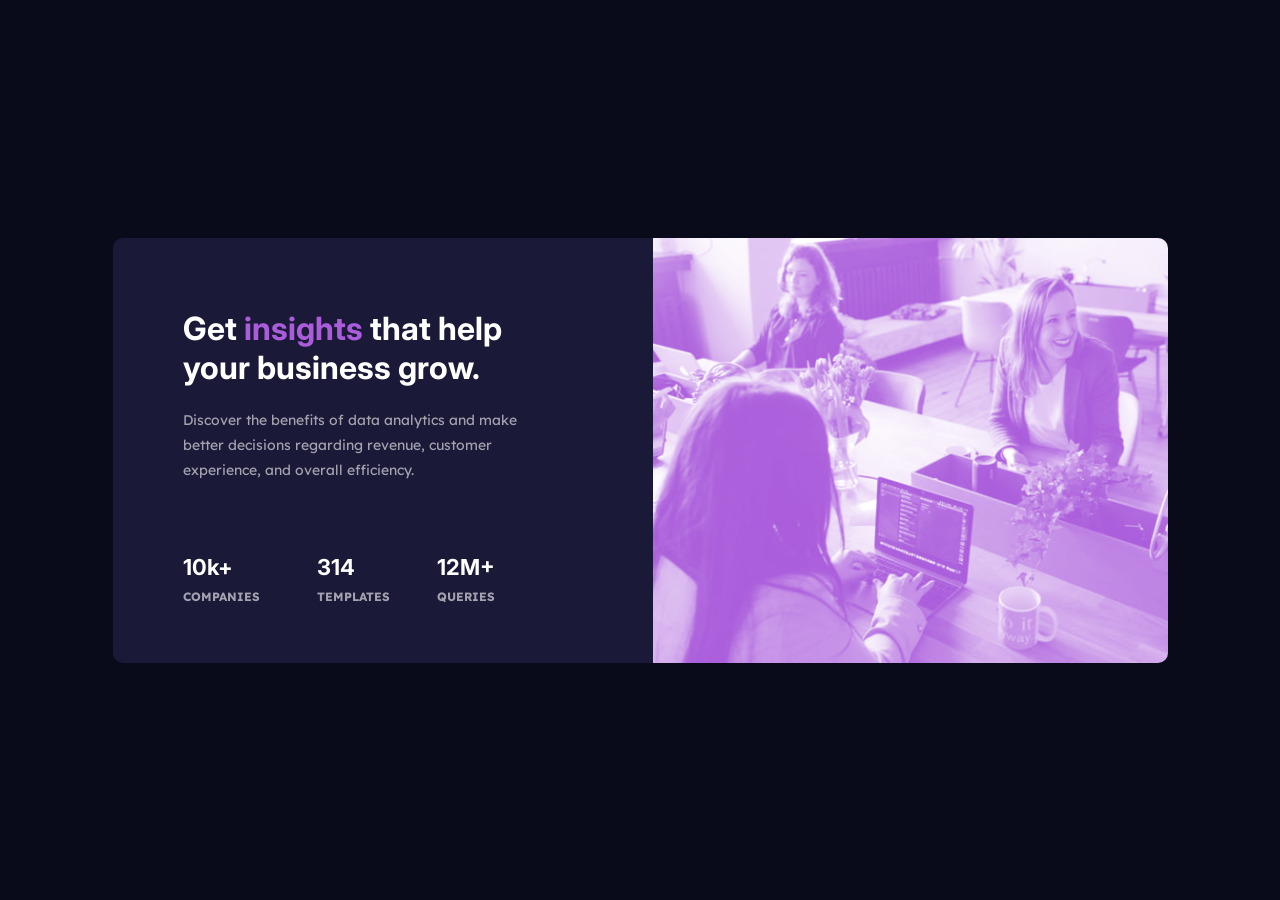
<file: index.html>
<!DOCTYPE html>
<html lang="en">
<head>
  <meta charset="UTF-8">
  <meta name="viewport" content="width=device-width, initial-scale=1.0"> <!-- displays site properly based on user's device -->

  <link rel="icon" type="image/png" sizes="32x32" href="./images/favicon-32x32.png">
  
  <title>Frontend Mentor | Stats preview card component</title>

  <link rel="stylesheet" href="style.css">

  <link rel="preconnect" href="https://fonts.googleapis.com">
  <link rel="preconnect" href="https://fonts.gstatic.com" crossorigin>
  <link href="https://fonts.googleapis.com/css2?family=Inter:wght@400;700&family=Lexend+Deca&display=swap" rel="stylesheet"> 

</head>
<body>

  <div class="flex middle">
    <div class="flex card">
      <div class="hide-desktop">
        <div class="image">
        </div>
      </div>
      <div class="flex">
        <div class="flex text-main text-desktop flex-paragraph">
          <h1 class="text-title">Get <span style="color: hsl(277, 64%, 61%)">insights</span> that help your business grow.</h1>

          <div class="text-paragraph">
            <h4 class="text-paragraph hide-mobile">Discover the benefits of data analytics and make better decisions regarding revenue, customer experience, and overall efficiency.</h4>
            <h4 class="text-paragraph hide-desktop">Discover the benefits of data<br>analytics and make better decisions regarding revenue, customer<br>experience, and overall efficiency.</h4>
          </div>

          <div class="list hide-mobile">
            <ul class="flex list list-elements">
              <li style="padding-right: 25px">10k+ <span class="list-text">COMPANIES</span></li>
              <li style="padding-right: 25px">314 <span class="list-text">TEMPLATES</span></li>
              <li>12M+ <span class="list-text">QUERIES</span></li>
            </ul>
          </div>
          <div class="list hide-desktop">
            <ul style="flex-direction: column;" class="list flex list-elements">
              <li>10k+ <li><span class="list-text">COMPANIES</span></li></li>
              <li style="padding-top: 25px">314 <li><span class="list-text">TEMPLATES</span></li></li>
              <li style="padding-top: 25px">12M+ <li><span class="list-text">QUERIES</span></li></li>
            </ul>
          </div>
        </div>
      </div>
      <div class="hide-mobile">
        <div class="image">

        </div>
      </div>
    </div>
  </div>

  </div>
</body>
</html>
</file>
<file: style.css>
body{
    margin: 0;
    background: hsl(233, 47%, 7%);
}

.flex{
    display: flex;
}

.middle{
    height: 100vh;
    justify-content: center;
    align-items: center;
}

.card{
    border-radius: 10px;
}

.text-main{
    flex-direction: column;
}

.text-desktop{
    padding-left: 70px;
    padding-top: 50px;
    padding-right: 115px;
}

.text-title{
    font-family: 'Inter', sans-serif;
    font-weight: 700;
    font-size: 32px;
    color: hsl(0, 0%, 100%);
}

.text-paragraph{
    font-family: 'Lexend Deca', sans-serif;
    font-weight: 400;
    font-size: 14px;
    color: hsla(0, 0%, 100%, 0.6);
    margin-top: 0px;
    line-height: 25px;
}

.list{
    padding-left: 0px;
    padding-top: 15px;
}

.list-elements{
    list-style: none;
    font-family: 'Inter', sans-serif;
    font-weight: 700;
    font-size: 22px;
    color: hsl(0, 0%, 100%);
}

.list-text{
    font-size: 12px;
    font-family: 'Lexend Deca', sans-serif;
    font-weight: 400px;
    color: hsla(0, 0%, 100%, 0.6);
}

@media screen and (min-width: 640px){
    .hide-desktop{
        display: none;
    }
    .card{
        width: 1055px;
        height: 425px;
        background: hsl(244, 38%, 16%);
        border-radius: 10px;
    }
    .image{
        width: 515px;
        height: 425px;
        background: url(./images/image-header-desktop.jpg), hsl(277, 64%, 61%);
        background-blend-mode: screen;
        background-size: 515px 425px;
        border-radius: 0px 10px 10px 0px;
    }
}

@media screen and (max-width: 640px){
    .hide-mobile{
        display: none;
    }
    .card{
        width: 270px;
        height: 645px;
        background: hsl(244, 38%, 16%);
        border-radius: 10px;
        flex-direction: column;
    }
    .text-paragraph{
        margin-bottom: 0px;
        font-size: 12px;
        line-height: 20px;
        text-align: center;
    }
    .image{
        width: 270px;
        height: 200px;
        background: url(./images/image-header-mobile.jpg), hsl(277, 64%, 61%);
        background-blend-mode: screen;
        background-size: 270px 200px;
        border-radius: 10px 10px 0px 0px;
    }
    .text-title{
        font-size: 25px;
        text-align: center;
    }
    .text{
        width: 270px !important;
    }
    .vertical{
        flex-wrap: wrap;
    }
    .list{
        padding-top: 0px !important;
    }
    .list-elements{
        font-size: 20px;
    }
    
    .list-text{
        font-size: 11px;
    }
    .text-desktop{
        padding-top: 5px;
        padding-left: 6.775px;
        text-align: center !important;
        width: 270px !important;
        padding-right: 6.775px;
    }
}
</file>
